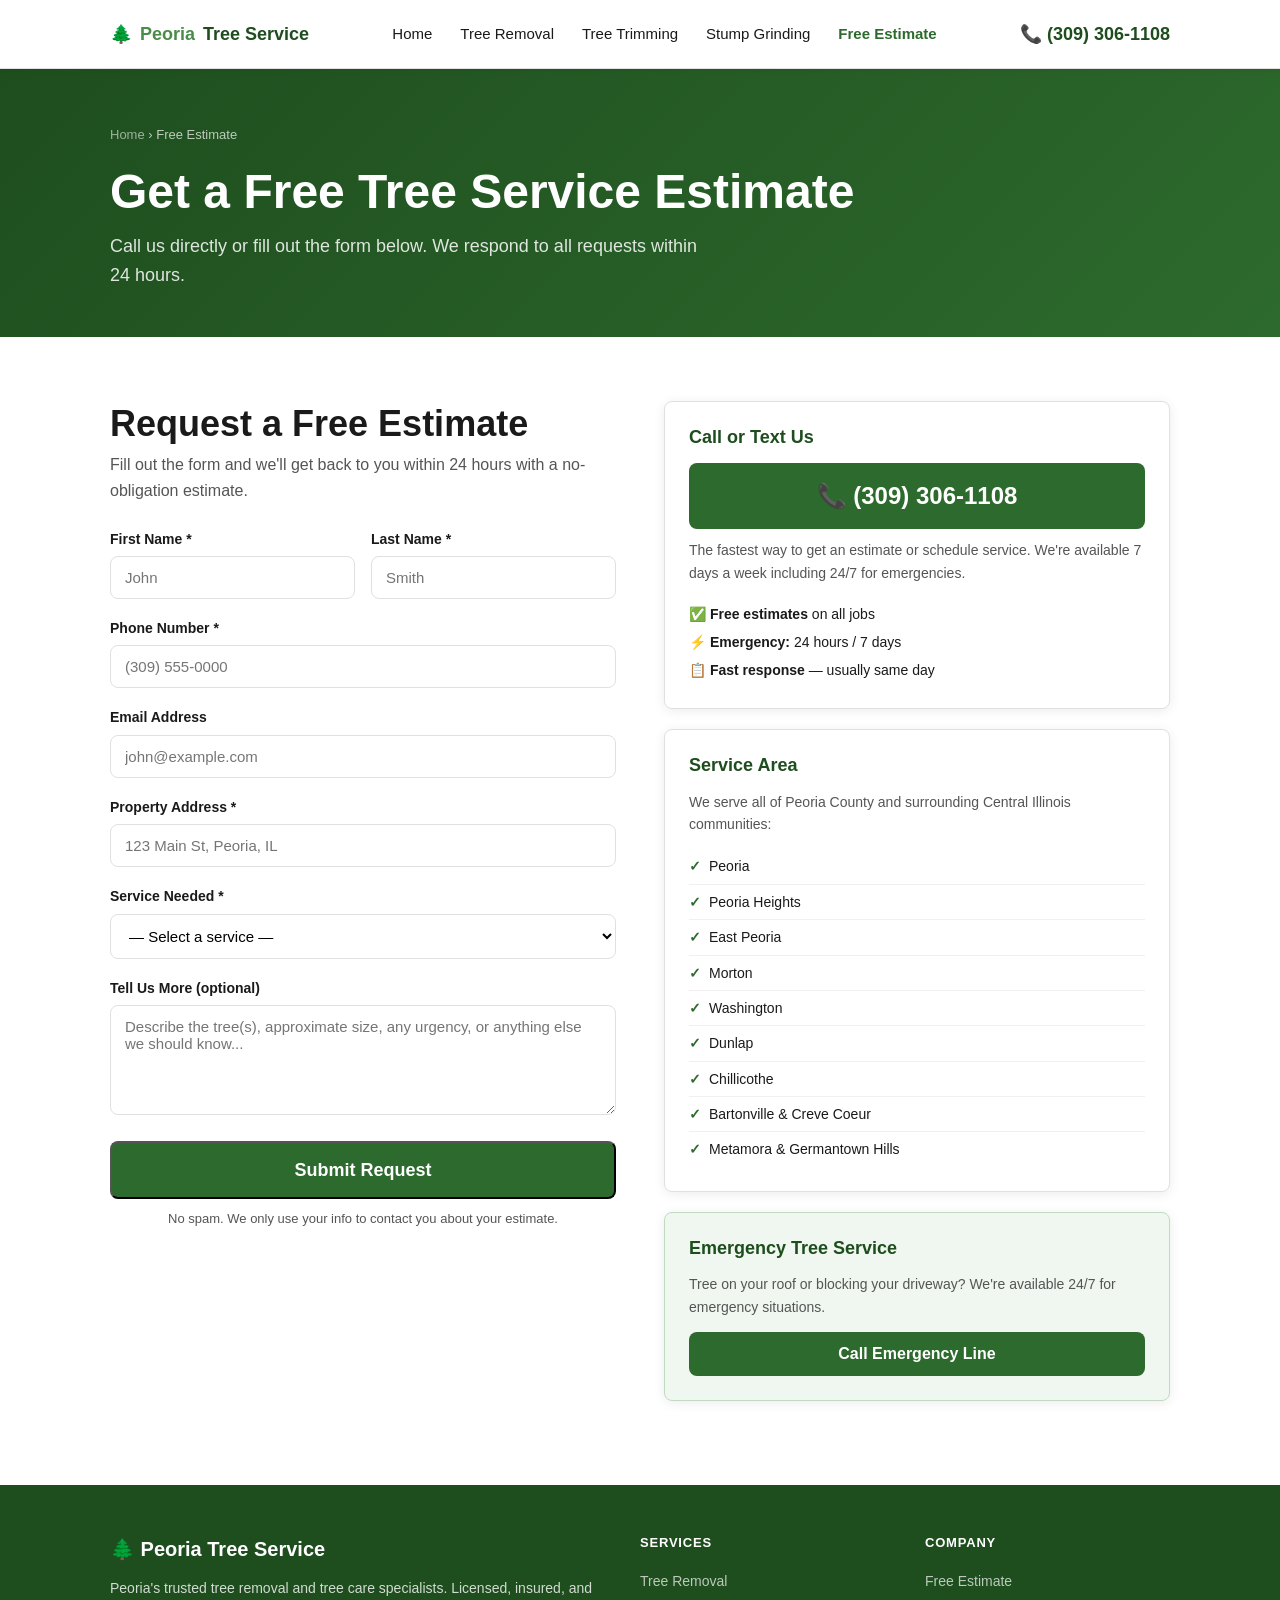
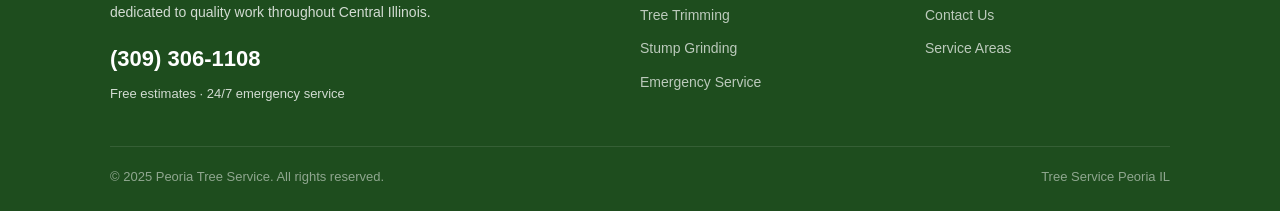
<file: contact.html>
<!DOCTYPE html>
<html lang="en">
<head>
  <meta charset="UTF-8">
  <meta name="viewport" content="width=device-width, initial-scale=1.0">
  <title>Free Tree Service Estimate in Peoria, IL | Contact Us | (309) 306-1108</title>
  <meta name="description" content="Get a free tree service estimate in Peoria, IL. Call (309) 306-1108 or fill out our form. Fast response, no obligation. Tree removal, trimming & stump grinding.">
  <meta name="robots" content="index, follow">
  <link rel="canonical" href="https://www.peoriatreeservicespros.com/contact.html">
  <link rel="stylesheet" href="css/style.css">
</head>
<body>

<nav class="site-nav">
  <div class="container">
    <div class="nav-inner">
      <a href="/" class="nav-logo">🌲 <span>Peoria</span> Tree Service</a>
      <ul class="nav-links">
        <li><a href="/">Home</a></li>
        <li><a href="tree-removal.html">Tree Removal</a></li>
        <li><a href="tree-trimming.html">Tree Trimming</a></li>
        <li><a href="stump-grinding.html">Stump Grinding</a></li>
        <li><a href="contact.html" class="active">Free Estimate</a></li>
      </ul>
      <a href="tel:+13093061108" class="nav-phone nav-cta">📞 (309) 306-1108</a>
      <button class="hamburger" id="hamburger" aria-label="Open menu" aria-expanded="false">
        <span></span><span></span><span></span>
      </button>
    </div>
  </div>
  <div class="mobile-menu" id="mobileMenu">
    <a href="/">Home</a>
    <a href="tree-removal.html">Tree Removal</a>
    <a href="tree-trimming.html">Tree Trimming</a>
    <a href="stump-grinding.html">Stump Grinding</a>
    <a href="contact.html">Free Estimate</a>
    <a href="tel:+13093061108" style="color: var(--green); font-weight: 700;">📞 (309) 306-1108</a>
  </div>
</nav>

<section class="page-hero">
  <div class="container">
    <div class="breadcrumb"><a href="/">Home</a> › Free Estimate</div>
    <h1>Get a Free Tree Service Estimate</h1>
    <p>Call us directly or fill out the form below. We respond to all requests within 24 hours.</p>
  </div>
</section>

<section class="section">
  <div class="container">
    <div class="contact-grid">

      <!-- FORM -->
      <div>
        <h2 style="margin-bottom:6px;">Request a Free Estimate</h2>
        <p style="color:var(--text-muted); margin-bottom:24px;">Fill out the form and we'll get back to you within 24 hours with a no-obligation estimate.</p>

        <form id="estimateForm" action="https://api.web3forms.com/submit" method="POST" novalidate>
          <input type="hidden" name="access_key" value="577ed68b-9182-420a-8c75-c1cfd213e0cb">
          <input type="hidden" name="subject" value="New Estimate Request — Peoria Tree Service">
          <input type="hidden" name="redirect" value="https://peoriatreeservicespros.com/contact.html?success=true">
          <input type="checkbox" name="botcheck" style="display:none" aria-hidden="true">
          <div style="display:grid; grid-template-columns:1fr 1fr; gap:16px;">
            <div class="form-group">
              <label for="firstName">First Name *</label>
              <input type="text" id="firstName" name="firstName" required placeholder="John">
            </div>
            <div class="form-group">
              <label for="lastName">Last Name *</label>
              <input type="text" id="lastName" name="lastName" required placeholder="Smith">
            </div>
          </div>
          <div class="form-group">
            <label for="phone">Phone Number *</label>
            <input type="tel" id="phone" name="phone" required placeholder="(309) 555-0000">
          </div>
          <div class="form-group">
            <label for="email">Email Address</label>
            <input type="email" id="email" name="email" placeholder="john@example.com">
          </div>
          <div class="form-group">
            <label for="address">Property Address *</label>
            <input type="text" id="address" name="address" required placeholder="123 Main St, Peoria, IL">
          </div>
          <div class="form-group">
            <label for="service">Service Needed *</label>
            <select id="service" name="service" required>
              <option value="">— Select a service —</option>
              <option value="tree-removal">Tree Removal</option>
              <option value="tree-trimming">Tree Trimming / Pruning</option>
              <option value="stump-grinding">Stump Grinding</option>
              <option value="emergency">Emergency Tree Service</option>
              <option value="land-clearing">Land Clearing</option>
              <option value="multiple">Multiple Services</option>
              <option value="other">Other / Not Sure</option>
            </select>
          </div>
          <div class="form-group">
            <label for="message">Tell Us More (optional)</label>
            <textarea id="message" name="message" placeholder="Describe the tree(s), approximate size, any urgency, or anything else we should know..."></textarea>
          </div>
          <button type="submit" class="btn btn-primary btn-lg" style="width:100%;">Submit Request</button>
          <p style="font-size:13px; color:var(--text-muted); margin-top:10px; text-align:center;">No spam. We only use your info to contact you about your estimate.</p>
        </form>

        <div id="formSuccess" style="display:none; background:var(--green-bg); border:1px solid var(--green); border-radius:8px; padding:24px; text-align:center; margin-top:16px;">
          <div style="font-size:40px; margin-bottom:8px;">✅</div>
          <h3 style="color:var(--green-dark); margin-bottom:6px;">Request Received!</h3>
          <p style="color:var(--text-muted);">We'll be in touch within 24 hours. For urgent needs, call us directly at <a href="tel:+13093061108">(309) 306-1108</a>.</p>
        </div>
      </div>

      <!-- CONTACT INFO -->
      <div>
        <div class="sidebar-card">
          <h3>Call or Text Us</h3>
          <a href="tel:+13093061108" class="big-phone-link" style="font-size:24px;">📞 (309) 306-1108</a>
          <p style="font-size:14px; color:var(--text-muted); margin-bottom:16px;">The fastest way to get an estimate or schedule service. We're available 7 days a week including 24/7 for emergencies.</p>
          <div style="font-size:14px; line-height:2;">
            <div>✅ <strong>Free estimates</strong> on all jobs</div>
            <div>⚡ <strong>Emergency:</strong> 24 hours / 7 days</div>
            <div>📋 <strong>Fast response</strong> — usually same day</div>
          </div>
        </div>

        <div class="sidebar-card">
          <h3>Service Area</h3>
          <p style="font-size:14px; color:var(--text-muted); margin-bottom:14px;">We serve all of Peoria County and surrounding Central Illinois communities:</p>
          <ul class="checklist">
            <li>Peoria</li>
            <li>Peoria Heights</li>
            <li>East Peoria</li>
            <li>Morton</li>
            <li>Washington</li>
            <li>Dunlap</li>
            <li>Chillicothe</li>
            <li>Bartonville &amp; Creve Coeur</li>
            <li>Metamora &amp; Germantown Hills</li>
          </ul>
        </div>

        <div class="sidebar-card" style="background:var(--green-bg); border:1px solid #c0dbc0;">
          <h3 style="color:var(--green-dark);">Emergency Tree Service</h3>
          <p style="font-size:14px; color:var(--text-muted); margin-bottom:14px;">Tree on your roof or blocking your driveway? We're available 24/7 for emergency situations.</p>
          <a href="tel:+13093061108" class="btn btn-primary" style="width:100%; text-align:center; display:block;">Call Emergency Line</a>
        </div>
      </div>
    </div>
  </div>
</section>

<footer class="site-footer">
  <div class="container">
    <div class="footer-grid">
      <div>
        <div class="footer-brand">🌲 Peoria Tree Service</div>
        <p class="footer-desc">Peoria's trusted tree removal and tree care specialists. Licensed, insured, and dedicated to quality work throughout Central Illinois.</p>
        <a href="tel:+13093061108" class="footer-phone">(309) 306-1108</a>
        <span style="font-size:13px;">Free estimates · 24/7 emergency service</span>
      </div>
      <div>
        <div class="footer-h">Services</div>
        <ul class="footer-links">
          <li><a href="tree-removal.html">Tree Removal</a></li>
          <li><a href="tree-trimming.html">Tree Trimming</a></li>
          <li><a href="stump-grinding.html">Stump Grinding</a></li>
          <li><a href="contact.html">Emergency Service</a></li>
        </ul>
      </div>
      <div>
        <div class="footer-h">Company</div>
        <ul class="footer-links">
          <li><a href="contact.html">Free Estimate</a></li>
          <li><a href="contact.html">Contact Us</a></li>
          <li><a href="/">Service Areas</a></li>
        </ul>
      </div>
    </div>
    <div class="footer-bottom">
      <span>© 2025 Peoria Tree Service. All rights reserved.</span>
      <span>Tree Service Peoria IL</span>
    </div>
  </div>
</footer>

<script>
  const btn = document.getElementById('hamburger');
  const menu = document.getElementById('mobileMenu');
  btn.addEventListener('click', () => {
    const open = menu.classList.toggle('open');
    btn.setAttribute('aria-expanded', open);
  });

  // Netlify Forms handles submission — show success message after POST
  const params = new URLSearchParams(window.location.search);
  if (params.get('success') === 'true') {
    document.getElementById('estimateForm').style.display = 'none';
    document.getElementById('formSuccess').style.display = 'block';
  }
</script>
</body>
</html>
</file>
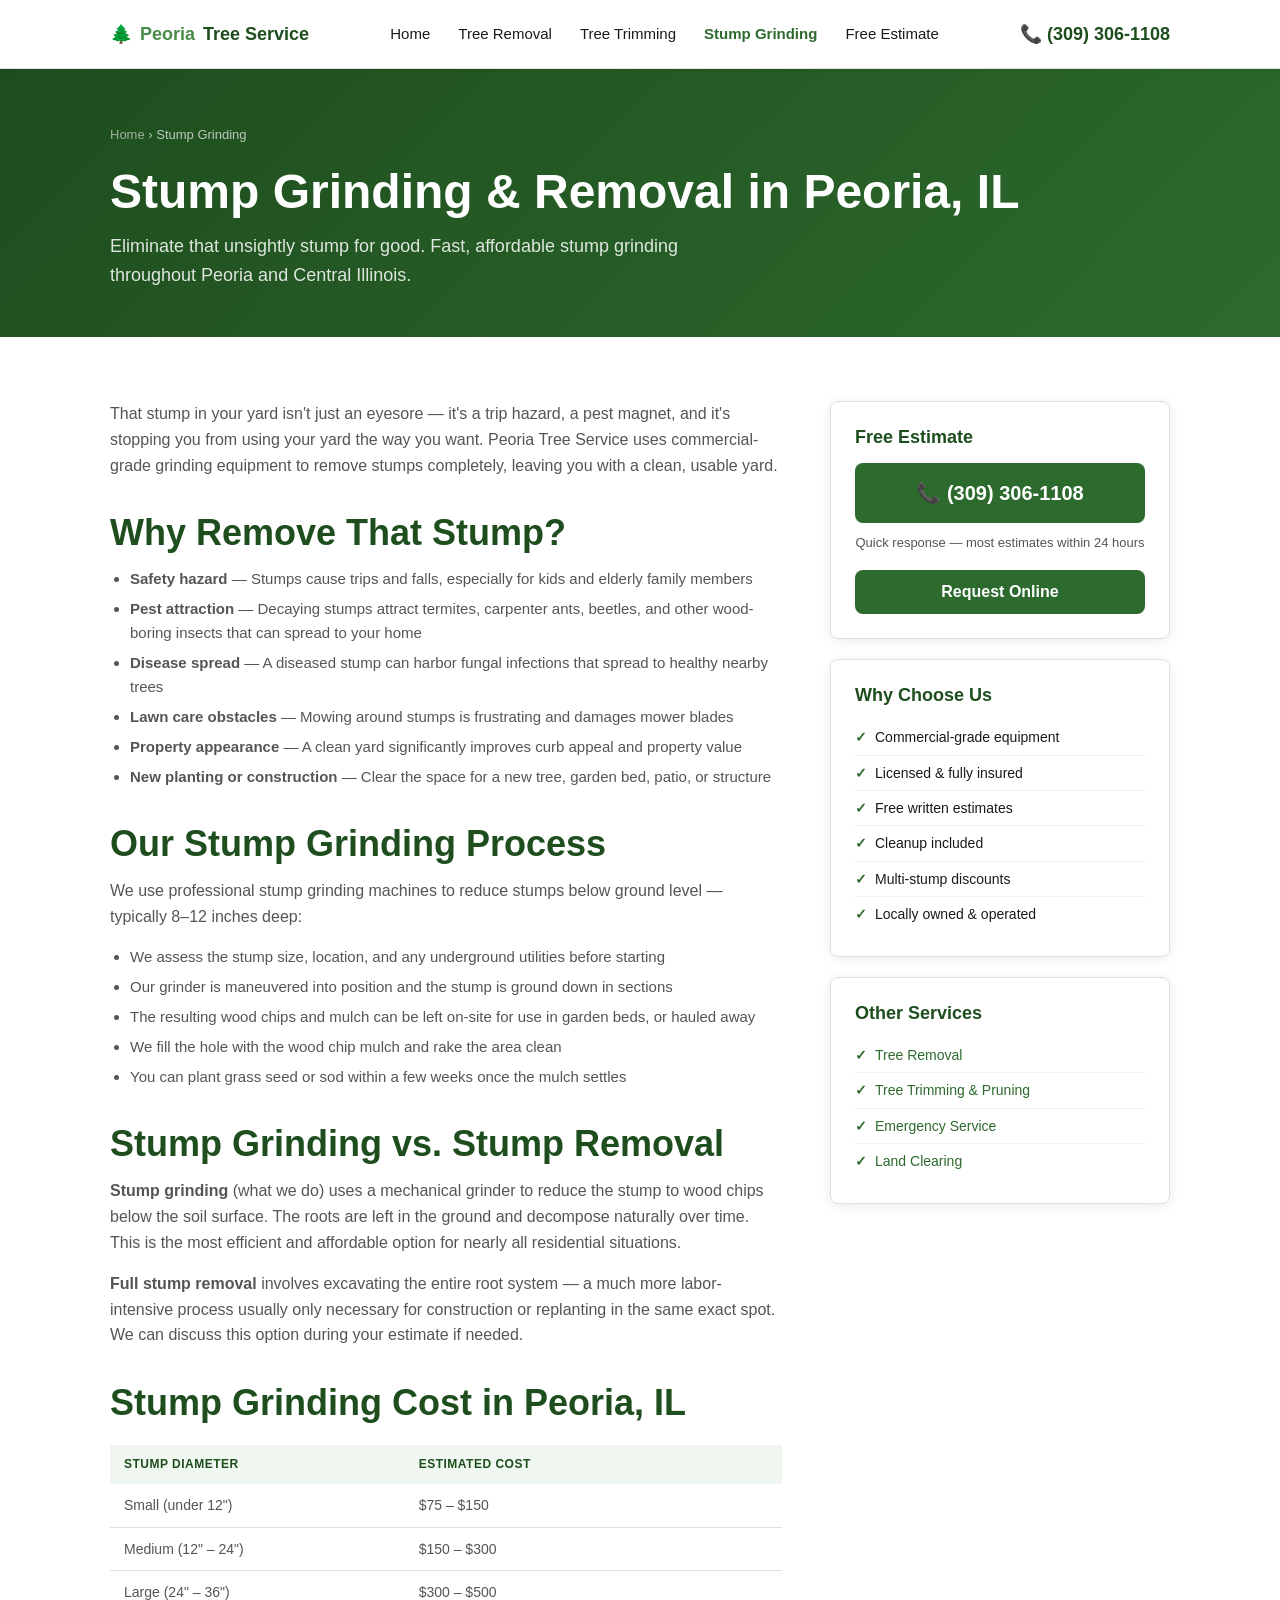
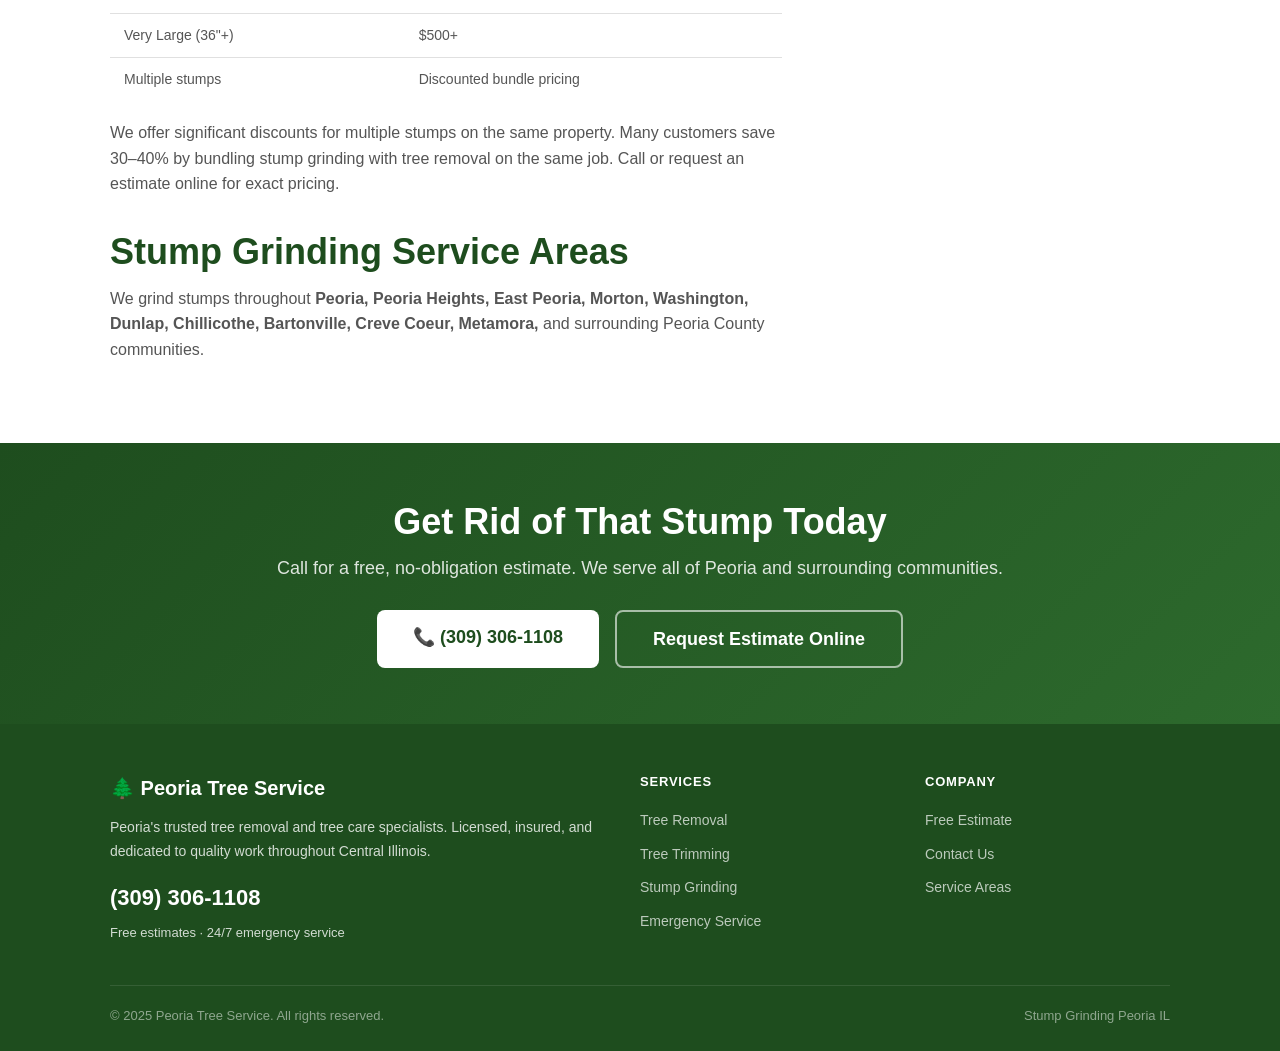
<file: stump-grinding.html>
<!DOCTYPE html>
<html lang="en">
<head>
  <meta charset="UTF-8">
  <meta name="viewport" content="width=device-width, initial-scale=1.0">
  <title>Stump Grinding in Peoria, IL | Stump Removal | (309) 306-1108</title>
  <meta name="description" content="Professional stump grinding and stump removal in Peoria, IL. Fast, affordable, and thorough. Free estimates. Licensed & insured. Call (309) 306-1108.">
  <meta name="robots" content="index, follow">
  <link rel="canonical" href="https://www.peoriatreeservicespros.com/stump-grinding.html">

  <script type="application/ld+json">
  {
    "@context": "https://schema.org",
    "@type": "Service",
    "name": "Stump Grinding in Peoria IL",
    "description": "Professional stump grinding and removal in Peoria, IL. Eliminates stumps completely using commercial grinding equipment.",
    "provider": {
      "@type": "LocalBusiness",
      "name": "Peoria Tree Service",
      "telephone": "+13093061108",
      "address": {
        "@type": "PostalAddress",
        "addressLocality": "Peoria",
        "addressRegion": "IL",
        "addressCountry": "US"
      }
    },
    "areaServed": "Peoria, IL"
  }
  </script>

  <link rel="stylesheet" href="css/style.css">
</head>
<body>

<nav class="site-nav">
  <div class="container">
    <div class="nav-inner">
      <a href="/" class="nav-logo">🌲 <span>Peoria</span> Tree Service</a>
      <ul class="nav-links">
        <li><a href="/">Home</a></li>
        <li><a href="tree-removal.html">Tree Removal</a></li>
        <li><a href="tree-trimming.html">Tree Trimming</a></li>
        <li><a href="stump-grinding.html" class="active">Stump Grinding</a></li>
        <li><a href="contact.html">Free Estimate</a></li>
      </ul>
      <a href="tel:+13093061108" class="nav-phone nav-cta">📞 (309) 306-1108</a>
      <button class="hamburger" id="hamburger" aria-label="Open menu" aria-expanded="false">
        <span></span><span></span><span></span>
      </button>
    </div>
  </div>
  <div class="mobile-menu" id="mobileMenu">
    <a href="/">Home</a>
    <a href="tree-removal.html">Tree Removal</a>
    <a href="tree-trimming.html">Tree Trimming</a>
    <a href="stump-grinding.html">Stump Grinding</a>
    <a href="contact.html">Free Estimate</a>
    <a href="tel:+13093061108" style="color: var(--green); font-weight: 700;">📞 (309) 306-1108</a>
  </div>
</nav>

<section class="page-hero">
  <div class="container">
    <div class="breadcrumb"><a href="/">Home</a> › Stump Grinding</div>
    <h1>Stump Grinding &amp; Removal in Peoria, IL</h1>
    <p>Eliminate that unsightly stump for good. Fast, affordable stump grinding throughout Peoria and Central Illinois.</p>
  </div>
</section>

<section class="section">
  <div class="container">
    <div class="content-grid">
      <div class="content-body">

        <p>That stump in your yard isn't just an eyesore — it's a trip hazard, a pest magnet, and it's stopping you from using your yard the way you want. Peoria Tree Service uses commercial-grade grinding equipment to remove stumps completely, leaving you with a clean, usable yard.</p>

        <h2>Why Remove That Stump?</h2>
        <ul>
          <li><strong>Safety hazard</strong> — Stumps cause trips and falls, especially for kids and elderly family members</li>
          <li><strong>Pest attraction</strong> — Decaying stumps attract termites, carpenter ants, beetles, and other wood-boring insects that can spread to your home</li>
          <li><strong>Disease spread</strong> — A diseased stump can harbor fungal infections that spread to healthy nearby trees</li>
          <li><strong>Lawn care obstacles</strong> — Mowing around stumps is frustrating and damages mower blades</li>
          <li><strong>Property appearance</strong> — A clean yard significantly improves curb appeal and property value</li>
          <li><strong>New planting or construction</strong> — Clear the space for a new tree, garden bed, patio, or structure</li>
        </ul>

        <h2>Our Stump Grinding Process</h2>
        <p>We use professional stump grinding machines to reduce stumps below ground level — typically 8–12 inches deep:</p>
        <ul>
          <li>We assess the stump size, location, and any underground utilities before starting</li>
          <li>Our grinder is maneuvered into position and the stump is ground down in sections</li>
          <li>The resulting wood chips and mulch can be left on-site for use in garden beds, or hauled away</li>
          <li>We fill the hole with the wood chip mulch and rake the area clean</li>
          <li>You can plant grass seed or sod within a few weeks once the mulch settles</li>
        </ul>

        <h2>Stump Grinding vs. Stump Removal</h2>
        <p><strong>Stump grinding</strong> (what we do) uses a mechanical grinder to reduce the stump to wood chips below the soil surface. The roots are left in the ground and decompose naturally over time. This is the most efficient and affordable option for nearly all residential situations.</p>
        <p><strong>Full stump removal</strong> involves excavating the entire root system — a much more labor-intensive process usually only necessary for construction or replanting in the same exact spot. We can discuss this option during your estimate if needed.</p>

        <h2>Stump Grinding Cost in Peoria, IL</h2>
        <table class="price-table">
          <thead>
            <tr><th>Stump Diameter</th><th>Estimated Cost</th></tr>
          </thead>
          <tbody>
            <tr><td>Small (under 12")</td><td>$75 – $150</td></tr>
            <tr><td>Medium (12" – 24")</td><td>$150 – $300</td></tr>
            <tr><td>Large (24" – 36")</td><td>$300 – $500</td></tr>
            <tr><td>Very Large (36"+)</td><td>$500+</td></tr>
            <tr><td>Multiple stumps</td><td>Discounted bundle pricing</td></tr>
          </tbody>
        </table>
        <p>We offer significant discounts for multiple stumps on the same property. Many customers save 30–40% by bundling stump grinding with tree removal on the same job. Call or request an estimate online for exact pricing.</p>

        <h2>Stump Grinding Service Areas</h2>
        <p>We grind stumps throughout <strong>Peoria, Peoria Heights, East Peoria, Morton, Washington, Dunlap, Chillicothe, Bartonville, Creve Coeur, Metamora,</strong> and surrounding Peoria County communities.</p>

      </div>

      <div>
        <div class="sidebar-card">
          <h3>Free Estimate</h3>
          <a href="tel:+13093061108" class="big-phone-link">📞 (309) 306-1108</a>
          <p class="sidebar-note">Quick response — most estimates within 24 hours</p>
          <a href="contact.html" class="btn btn-primary" style="width:100%; text-align:center; display:block;">Request Online</a>
        </div>
        <div class="sidebar-card">
          <h3>Why Choose Us</h3>
          <ul class="checklist">
            <li>Commercial-grade equipment</li>
            <li>Licensed &amp; fully insured</li>
            <li>Free written estimates</li>
            <li>Cleanup included</li>
            <li>Multi-stump discounts</li>
            <li>Locally owned &amp; operated</li>
          </ul>
        </div>
        <div class="sidebar-card">
          <h3>Other Services</h3>
          <ul class="checklist">
            <li><a href="tree-removal.html">Tree Removal</a></li>
            <li><a href="tree-trimming.html">Tree Trimming &amp; Pruning</a></li>
            <li><a href="contact.html">Emergency Service</a></li>
            <li><a href="contact.html">Land Clearing</a></li>
          </ul>
        </div>
      </div>
    </div>
  </div>
</section>

<section class="cta-band">
  <div class="container">
    <h2>Get Rid of That Stump Today</h2>
    <p>Call for a free, no-obligation estimate. We serve all of Peoria and surrounding communities.</p>
    <div class="cta-actions">
      <a href="tel:+13093061108" class="btn btn-white btn-lg">📞 (309) 306-1108</a>
      <a href="contact.html" class="btn btn-outline btn-lg" style="color:white; border-color:rgba(255,255,255,0.6);">Request Estimate Online</a>
    </div>
  </div>
</section>

<footer class="site-footer">
  <div class="container">
    <div class="footer-grid">
      <div>
        <div class="footer-brand">🌲 Peoria Tree Service</div>
        <p class="footer-desc">Peoria's trusted tree removal and tree care specialists. Licensed, insured, and dedicated to quality work throughout Central Illinois.</p>
        <a href="tel:+13093061108" class="footer-phone">(309) 306-1108</a>
        <span style="font-size:13px;">Free estimates · 24/7 emergency service</span>
      </div>
      <div>
        <div class="footer-h">Services</div>
        <ul class="footer-links">
          <li><a href="tree-removal.html">Tree Removal</a></li>
          <li><a href="tree-trimming.html">Tree Trimming</a></li>
          <li><a href="stump-grinding.html">Stump Grinding</a></li>
          <li><a href="contact.html">Emergency Service</a></li>
        </ul>
      </div>
      <div>
        <div class="footer-h">Company</div>
        <ul class="footer-links">
          <li><a href="contact.html">Free Estimate</a></li>
          <li><a href="contact.html">Contact Us</a></li>
          <li><a href="/">Service Areas</a></li>
        </ul>
      </div>
    </div>
    <div class="footer-bottom">
      <span>© 2025 Peoria Tree Service. All rights reserved.</span>
      <span>Stump Grinding Peoria IL</span>
    </div>
  </div>
</footer>

<script>
  const btn = document.getElementById('hamburger');
  const menu = document.getElementById('mobileMenu');
  btn.addEventListener('click', () => {
    const open = menu.classList.toggle('open');
    btn.setAttribute('aria-expanded', open);
  });
</script>
</body>
</html>
</file>
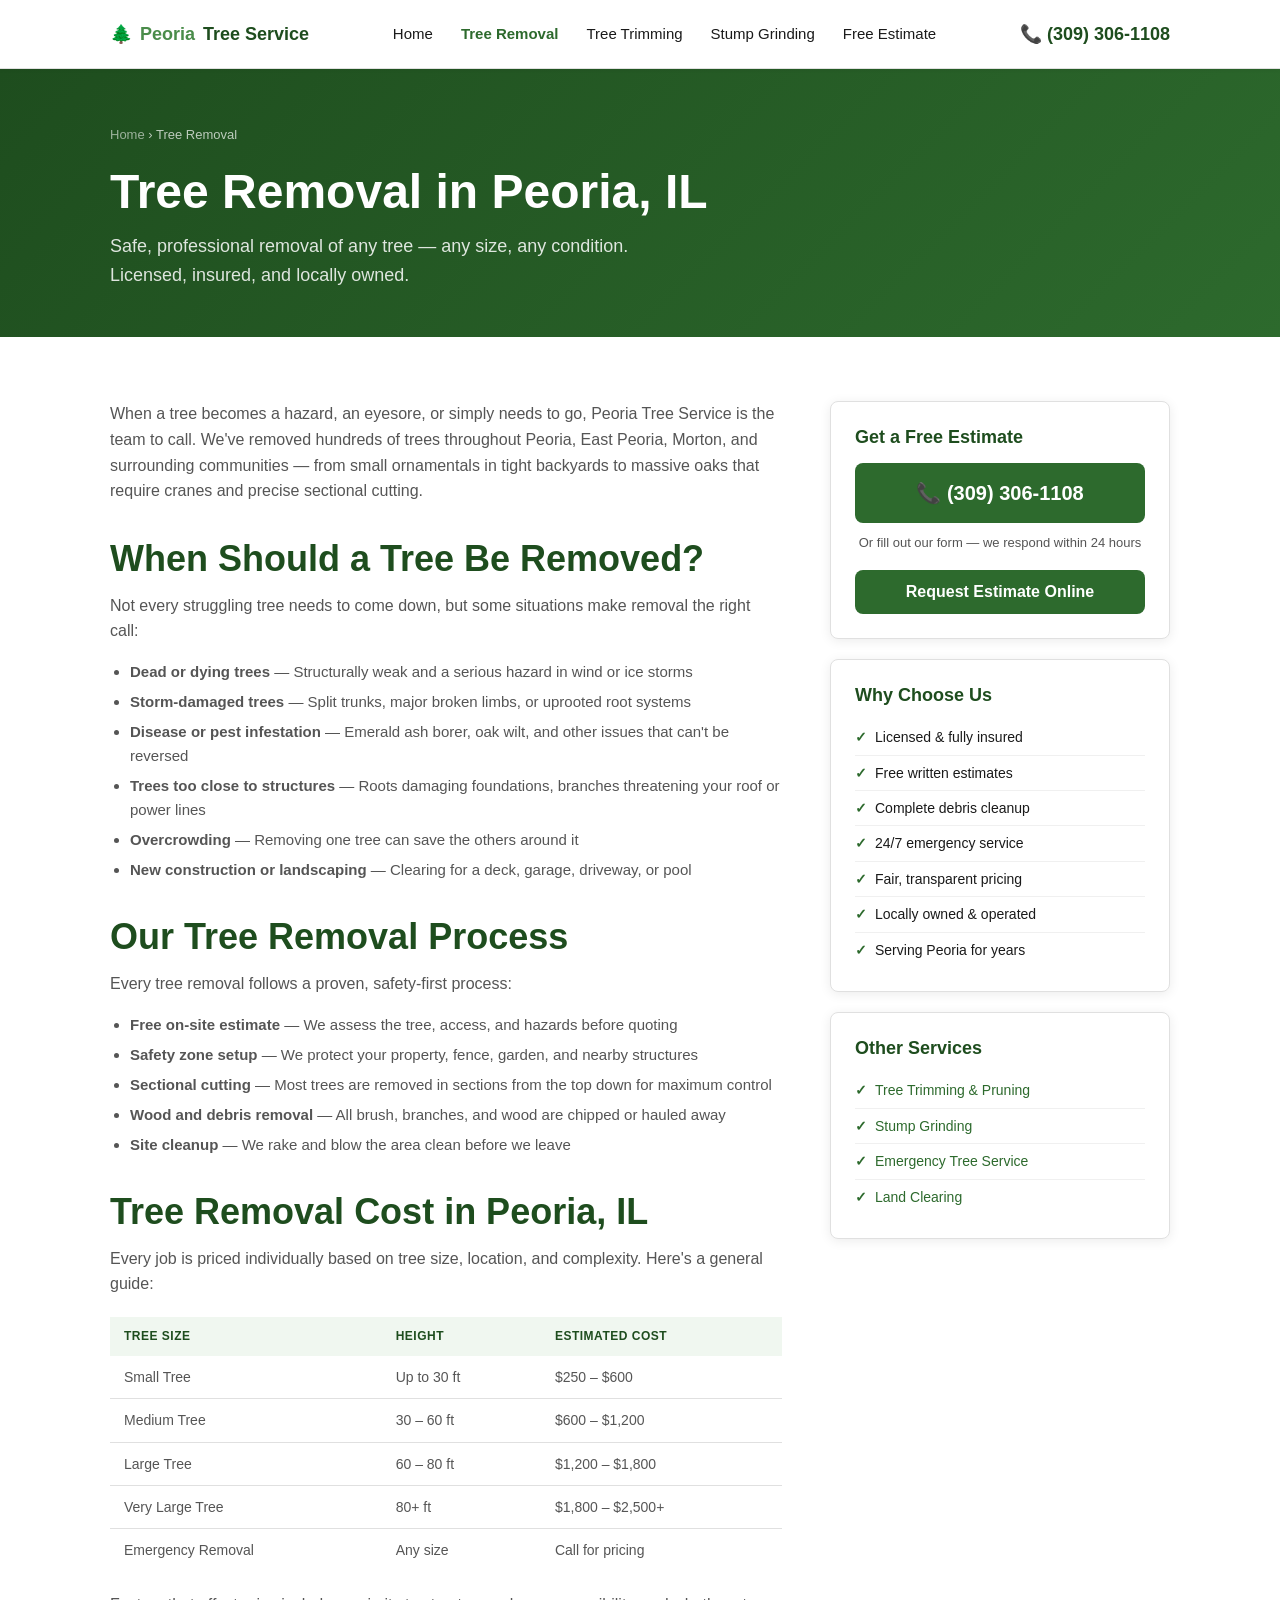
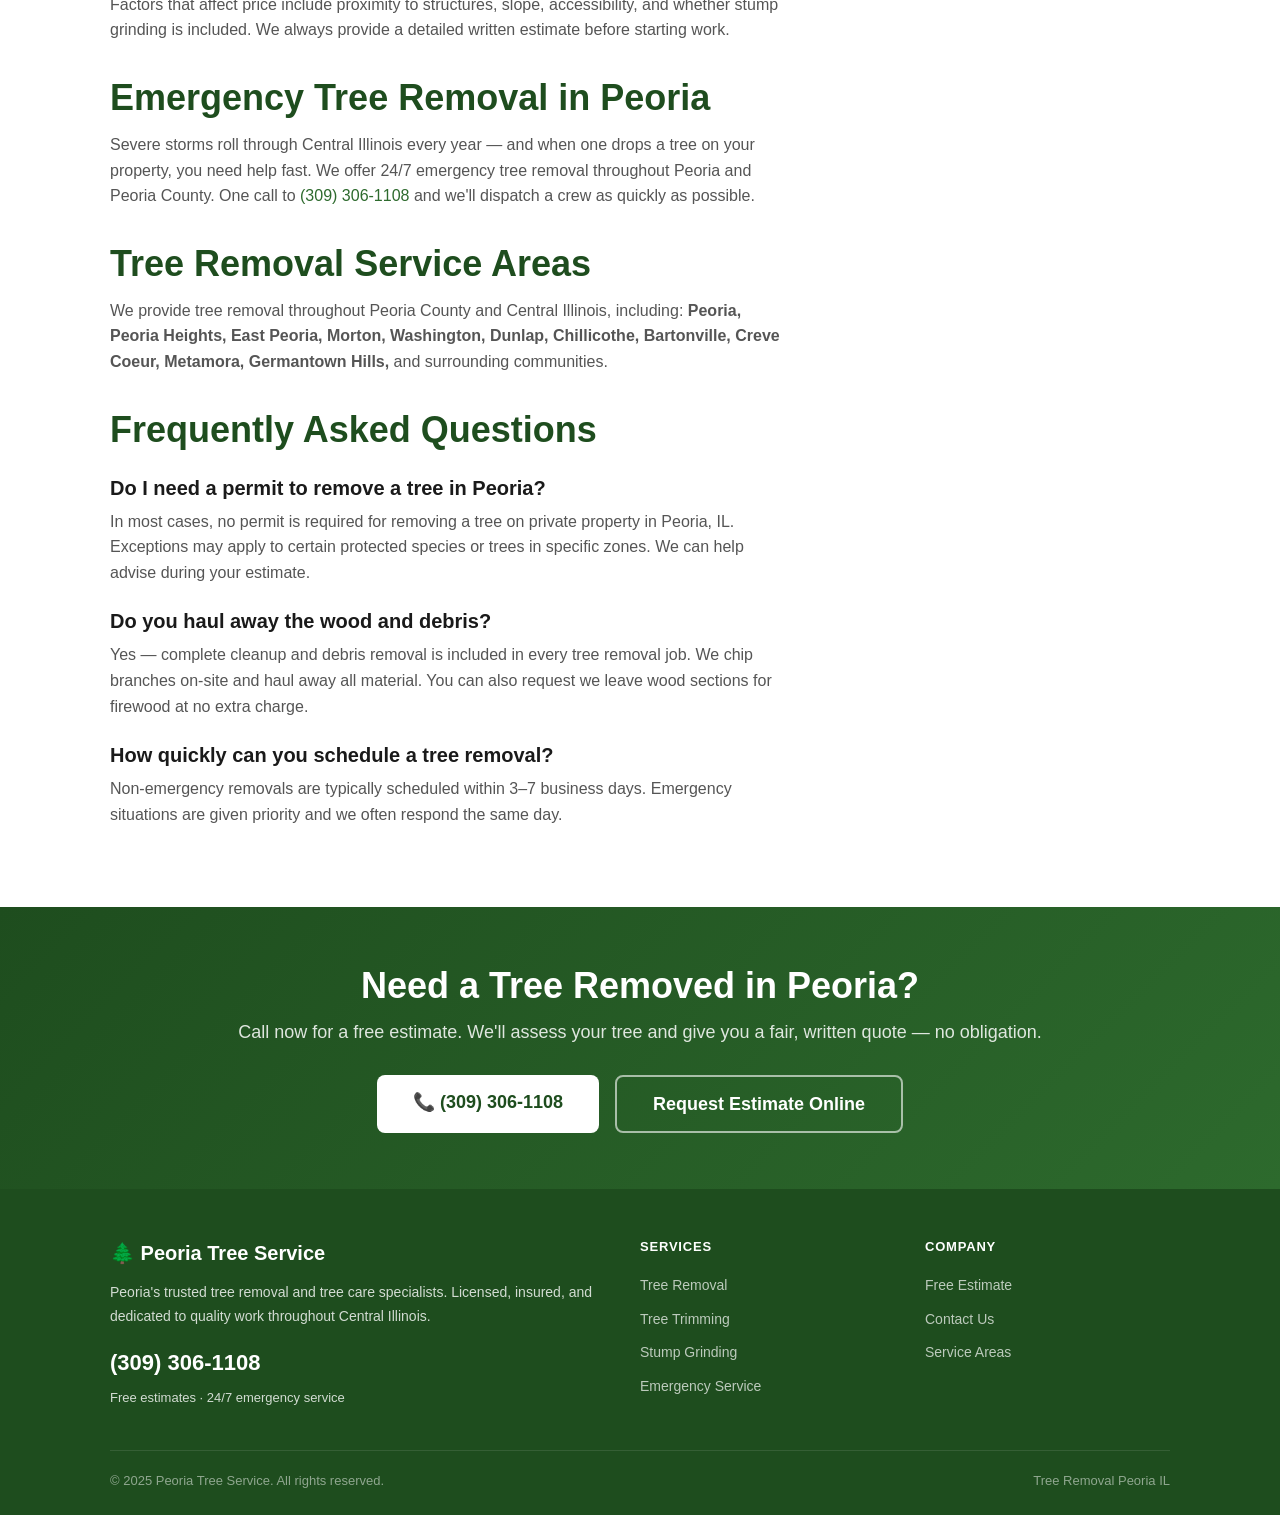
<file: tree-removal.html>
<!DOCTYPE html>
<html lang="en">
<head>
  <meta charset="UTF-8">
  <meta name="viewport" content="width=device-width, initial-scale=1.0">
  <title>Tree Removal in Peoria, IL | Licensed & Insured | (309) 306-1108</title>
  <meta name="description" content="Professional tree removal in Peoria, IL. We safely remove dead, damaged, and hazardous trees of any size. Licensed, insured, free estimates. Call (309) 306-1108.">
  <meta name="robots" content="index, follow">
  <link rel="canonical" href="https://www.peoriatreeservicespros.com/tree-removal.html">

  <script type="application/ld+json">
  {
    "@context": "https://schema.org",
    "@type": "Service",
    "name": "Tree Removal in Peoria IL",
    "description": "Professional tree removal service in Peoria, IL. Safe removal of dead, diseased, and hazardous trees of all sizes.",
    "provider": {
      "@type": "LocalBusiness",
      "name": "Peoria Tree Service",
      "telephone": "+13093061108",
      "address": {
        "@type": "PostalAddress",
        "addressLocality": "Peoria",
        "addressRegion": "IL",
        "addressCountry": "US"
      }
    },
    "areaServed": "Peoria, IL",
    "offers": {
      "@type": "Offer",
      "description": "Free estimates on all tree removal jobs"
    }
  }
  </script>

  <!-- FAQ Schema -->
  <script type="application/ld+json">
  {
    "@context": "https://schema.org",
    "@type": "FAQPage",
    "mainEntity": [
      {
        "@type": "Question",
        "name": "How much does tree removal cost in Peoria, IL?",
        "acceptedAnswer": {
          "@type": "Answer",
          "text": "Tree removal in Peoria typically costs between $300 and $2,500 depending on the size, location, and condition of the tree. Small trees under 30 feet average $250–$500. Large trees over 60 feet average $1,000–$2,500. We provide free written estimates for every job."
        }
      },
      {
        "@type": "Question",
        "name": "Do I need a permit to remove a tree in Peoria, IL?",
        "acceptedAnswer": {
          "@type": "Answer",
          "text": "In most cases, permits are not required for removing trees on private property in Peoria. However, some protected species and trees in certain zones may require city approval. We can advise you during your free estimate."
        }
      },
      {
        "@type": "Question",
        "name": "How long does tree removal take?",
        "acceptedAnswer": {
          "@type": "Answer",
          "text": "Most residential tree removals in Peoria take between 2 and 8 hours. Large trees or tight access situations may take a full day. We'll give you a time estimate before we start."
        }
      }
    ]
  }
  </script>

  <link rel="stylesheet" href="css/style.css">
</head>
<body>

<!-- NAV -->
<nav class="site-nav">
  <div class="container">
    <div class="nav-inner">
      <a href="/" class="nav-logo">🌲 <span>Peoria</span> Tree Service</a>
      <ul class="nav-links">
        <li><a href="/">Home</a></li>
        <li><a href="tree-removal.html" class="active">Tree Removal</a></li>
        <li><a href="tree-trimming.html">Tree Trimming</a></li>
        <li><a href="stump-grinding.html">Stump Grinding</a></li>
        <li><a href="contact.html">Free Estimate</a></li>
      </ul>
      <a href="tel:+13093061108" class="nav-phone nav-cta">📞 (309) 306-1108</a>
      <button class="hamburger" id="hamburger" aria-label="Open menu" aria-expanded="false">
        <span></span><span></span><span></span>
      </button>
    </div>
  </div>
  <div class="mobile-menu" id="mobileMenu">
    <a href="/">Home</a>
    <a href="tree-removal.html">Tree Removal</a>
    <a href="tree-trimming.html">Tree Trimming</a>
    <a href="stump-grinding.html">Stump Grinding</a>
    <a href="contact.html">Free Estimate</a>
    <a href="tel:+13093061108" style="color: var(--green); font-weight: 700;">📞 (309) 306-1108</a>
  </div>
</nav>

<!-- PAGE HERO -->
<section class="page-hero">
  <div class="container">
    <div class="breadcrumb"><a href="/">Home</a> › Tree Removal</div>
    <h1>Tree Removal in Peoria, IL</h1>
    <p>Safe, professional removal of any tree — any size, any condition. Licensed, insured, and locally owned.</p>
  </div>
</section>

<!-- CONTENT -->
<section class="section">
  <div class="container">
    <div class="content-grid">
      <div class="content-body">

        <p>When a tree becomes a hazard, an eyesore, or simply needs to go, Peoria Tree Service is the team to call. We've removed hundreds of trees throughout Peoria, East Peoria, Morton, and surrounding communities — from small ornamentals in tight backyards to massive oaks that require cranes and precise sectional cutting.</p>

        <h2>When Should a Tree Be Removed?</h2>
        <p>Not every struggling tree needs to come down, but some situations make removal the right call:</p>
        <ul>
          <li><strong>Dead or dying trees</strong> — Structurally weak and a serious hazard in wind or ice storms</li>
          <li><strong>Storm-damaged trees</strong> — Split trunks, major broken limbs, or uprooted root systems</li>
          <li><strong>Disease or pest infestation</strong> — Emerald ash borer, oak wilt, and other issues that can't be reversed</li>
          <li><strong>Trees too close to structures</strong> — Roots damaging foundations, branches threatening your roof or power lines</li>
          <li><strong>Overcrowding</strong> — Removing one tree can save the others around it</li>
          <li><strong>New construction or landscaping</strong> — Clearing for a deck, garage, driveway, or pool</li>
        </ul>

        <h2>Our Tree Removal Process</h2>
        <p>Every tree removal follows a proven, safety-first process:</p>
        <ul>
          <li><strong>Free on-site estimate</strong> — We assess the tree, access, and hazards before quoting</li>
          <li><strong>Safety zone setup</strong> — We protect your property, fence, garden, and nearby structures</li>
          <li><strong>Sectional cutting</strong> — Most trees are removed in sections from the top down for maximum control</li>
          <li><strong>Wood and debris removal</strong> — All brush, branches, and wood are chipped or hauled away</li>
          <li><strong>Site cleanup</strong> — We rake and blow the area clean before we leave</li>
        </ul>

        <h2>Tree Removal Cost in Peoria, IL</h2>
        <p>Every job is priced individually based on tree size, location, and complexity. Here's a general guide:</p>

        <table class="price-table">
          <thead>
            <tr><th>Tree Size</th><th>Height</th><th>Estimated Cost</th></tr>
          </thead>
          <tbody>
            <tr><td>Small Tree</td><td>Up to 30 ft</td><td>$250 – $600</td></tr>
            <tr><td>Medium Tree</td><td>30 – 60 ft</td><td>$600 – $1,200</td></tr>
            <tr><td>Large Tree</td><td>60 – 80 ft</td><td>$1,200 – $1,800</td></tr>
            <tr><td>Very Large Tree</td><td>80+ ft</td><td>$1,800 – $2,500+</td></tr>
            <tr><td>Emergency Removal</td><td>Any size</td><td>Call for pricing</td></tr>
          </tbody>
        </table>
        <p>Factors that affect price include proximity to structures, slope, accessibility, and whether stump grinding is included. We always provide a detailed written estimate before starting work.</p>

        <h2>Emergency Tree Removal in Peoria</h2>
        <p>Severe storms roll through Central Illinois every year — and when one drops a tree on your property, you need help fast. We offer 24/7 emergency tree removal throughout Peoria and Peoria County. One call to <a href="tel:+13093061108">(309) 306-1108</a> and we'll dispatch a crew as quickly as possible.</p>

        <h2>Tree Removal Service Areas</h2>
        <p>We provide tree removal throughout Peoria County and Central Illinois, including: <strong>Peoria, Peoria Heights, East Peoria, Morton, Washington, Dunlap, Chillicothe, Bartonville, Creve Coeur, Metamora, Germantown Hills,</strong> and surrounding communities.</p>

        <h2>Frequently Asked Questions</h2>

        <h3>Do I need a permit to remove a tree in Peoria?</h3>
        <p>In most cases, no permit is required for removing a tree on private property in Peoria, IL. Exceptions may apply to certain protected species or trees in specific zones. We can help advise during your estimate.</p>

        <h3>Do you haul away the wood and debris?</h3>
        <p>Yes — complete cleanup and debris removal is included in every tree removal job. We chip branches on-site and haul away all material. You can also request we leave wood sections for firewood at no extra charge.</p>

        <h3>How quickly can you schedule a tree removal?</h3>
        <p>Non-emergency removals are typically scheduled within 3–7 business days. Emergency situations are given priority and we often respond the same day.</p>

      </div>

      <!-- SIDEBAR -->
      <div>
        <div class="sidebar-card">
          <h3>Get a Free Estimate</h3>
          <a href="tel:+13093061108" class="big-phone-link">📞 (309) 306-1108</a>
          <p class="sidebar-note">Or fill out our form — we respond within 24 hours</p>
          <a href="contact.html" class="btn btn-primary" style="width:100%; text-align:center; display:block;">Request Estimate Online</a>
        </div>

        <div class="sidebar-card">
          <h3>Why Choose Us</h3>
          <ul class="checklist">
            <li>Licensed &amp; fully insured</li>
            <li>Free written estimates</li>
            <li>Complete debris cleanup</li>
            <li>24/7 emergency service</li>
            <li>Fair, transparent pricing</li>
            <li>Locally owned &amp; operated</li>
            <li>Serving Peoria for years</li>
          </ul>
        </div>

        <div class="sidebar-card">
          <h3>Other Services</h3>
          <ul class="checklist">
            <li><a href="tree-trimming.html">Tree Trimming &amp; Pruning</a></li>
            <li><a href="stump-grinding.html">Stump Grinding</a></li>
            <li><a href="contact.html">Emergency Tree Service</a></li>
            <li><a href="contact.html">Land Clearing</a></li>
          </ul>
        </div>
      </div>
    </div>
  </div>
</section>

<!-- CTA -->
<section class="cta-band">
  <div class="container">
    <h2>Need a Tree Removed in Peoria?</h2>
    <p>Call now for a free estimate. We'll assess your tree and give you a fair, written quote — no obligation.</p>
    <div class="cta-actions">
      <a href="tel:+13093061108" class="btn btn-white btn-lg">📞 (309) 306-1108</a>
      <a href="contact.html" class="btn btn-outline btn-lg" style="color:white; border-color:rgba(255,255,255,0.6);">Request Estimate Online</a>
    </div>
  </div>
</section>

<!-- FOOTER -->
<footer class="site-footer">
  <div class="container">
    <div class="footer-grid">
      <div>
        <div class="footer-brand">🌲 Peoria Tree Service</div>
        <p class="footer-desc">Peoria's trusted tree removal and tree care specialists. Licensed, insured, and dedicated to quality work throughout Central Illinois.</p>
        <a href="tel:+13093061108" class="footer-phone">(309) 306-1108</a>
        <span style="font-size:13px;">Free estimates · 24/7 emergency service</span>
      </div>
      <div>
        <div class="footer-h">Services</div>
        <ul class="footer-links">
          <li><a href="tree-removal.html">Tree Removal</a></li>
          <li><a href="tree-trimming.html">Tree Trimming</a></li>
          <li><a href="stump-grinding.html">Stump Grinding</a></li>
          <li><a href="contact.html">Emergency Service</a></li>
        </ul>
      </div>
      <div>
        <div class="footer-h">Company</div>
        <ul class="footer-links">
          <li><a href="contact.html">Free Estimate</a></li>
          <li><a href="contact.html">Contact Us</a></li>
          <li><a href="/">Service Areas</a></li>
        </ul>
      </div>
    </div>
    <div class="footer-bottom">
      <span>© 2025 Peoria Tree Service. All rights reserved.</span>
      <span>Tree Removal Peoria IL</span>
    </div>
  </div>
</footer>

<script>
  const btn = document.getElementById('hamburger');
  const menu = document.getElementById('mobileMenu');
  btn.addEventListener('click', () => {
    const open = menu.classList.toggle('open');
    btn.setAttribute('aria-expanded', open);
  });
</script>
</body>
</html>
</file>
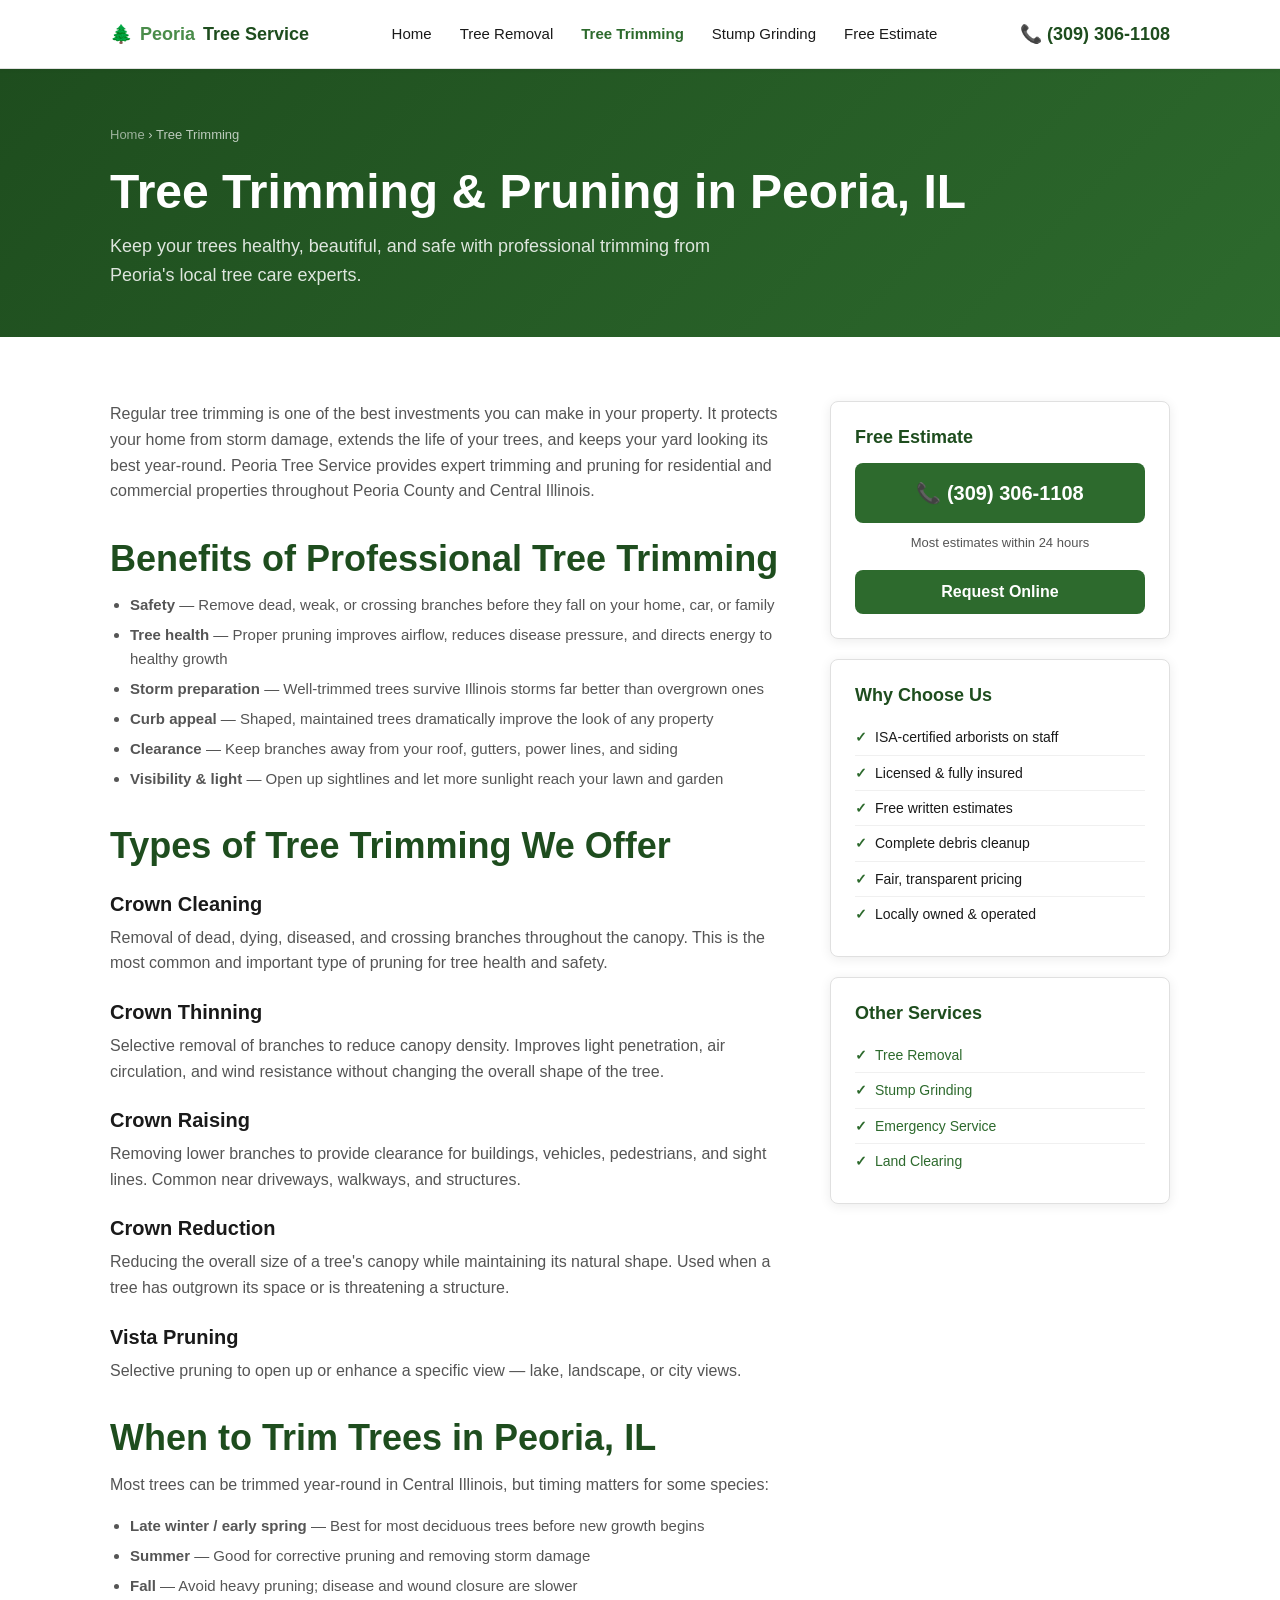
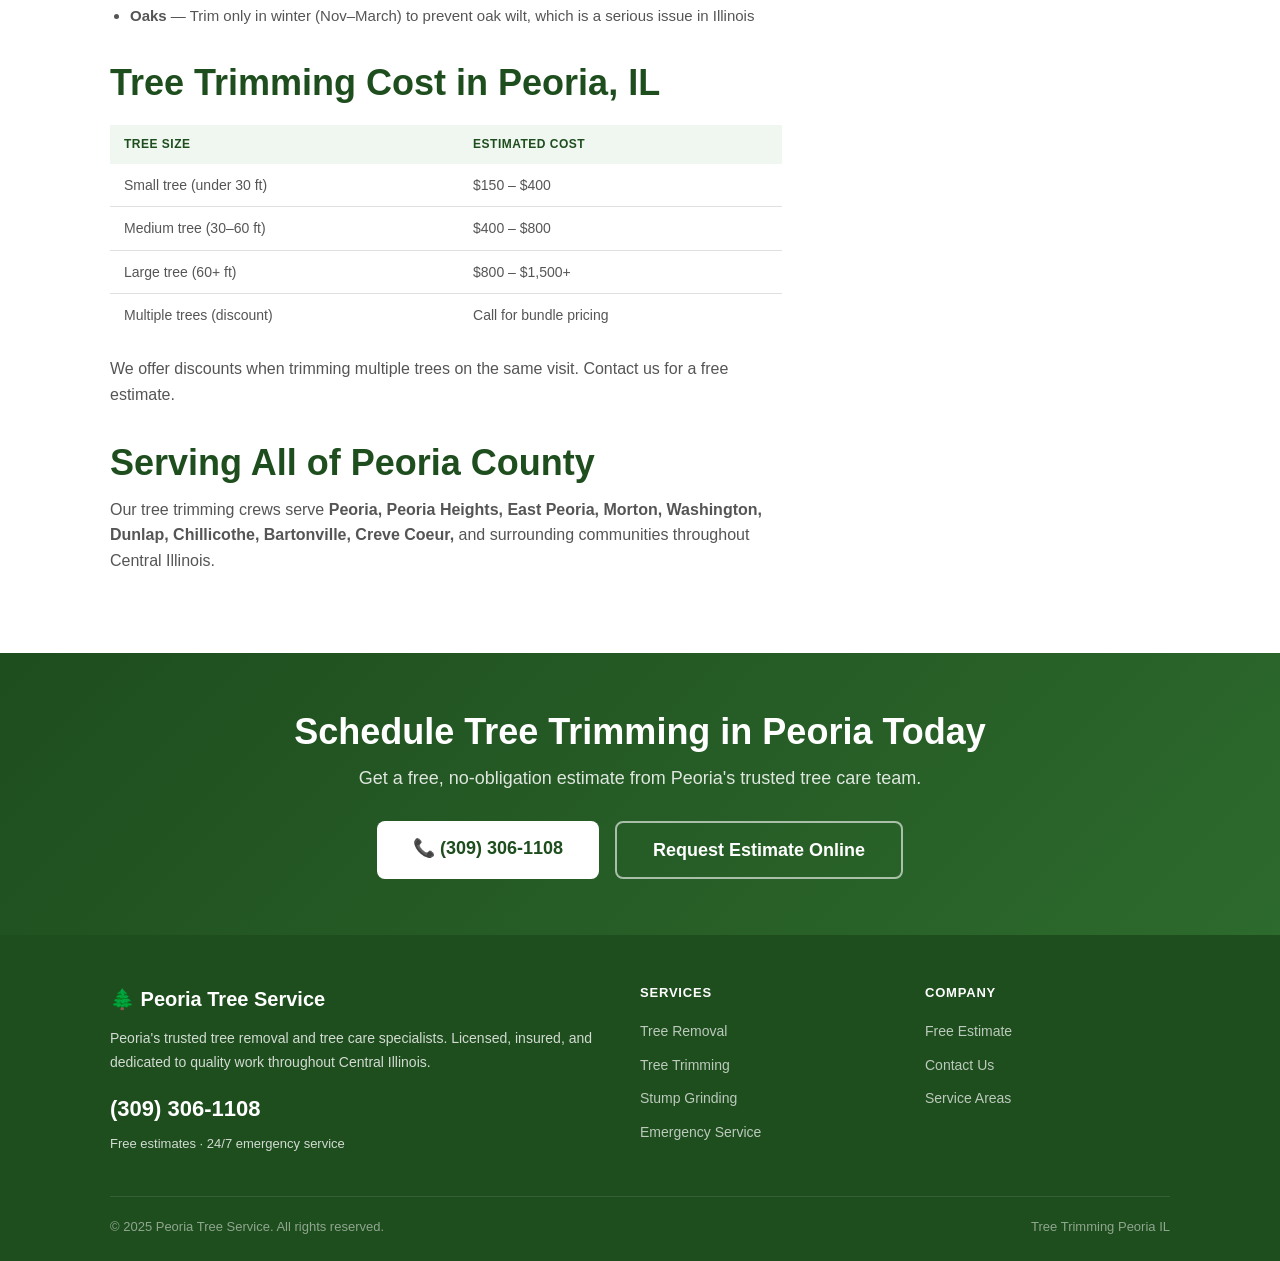
<file: tree-trimming.html>
<!DOCTYPE html>
<html lang="en">
<head>
  <meta charset="UTF-8">
  <meta name="viewport" content="width=device-width, initial-scale=1.0">
  <title>Tree Trimming in Peoria, IL | Pruning & Tree Care | (309) 306-1108</title>
  <meta name="description" content="Expert tree trimming and pruning in Peoria, IL. Improve tree health, safety, and curb appeal. Licensed & insured. Free estimates. Call (309) 306-1108.">
  <meta name="robots" content="index, follow">
  <link rel="canonical" href="https://www.peoriatreeservicespros.com/tree-trimming.html">

  <script type="application/ld+json">
  {
    "@context": "https://schema.org",
    "@type": "Service",
    "name": "Tree Trimming in Peoria IL",
    "description": "Professional tree trimming and pruning in Peoria, IL. Improves tree health, safety, and appearance.",
    "provider": {
      "@type": "LocalBusiness",
      "name": "Peoria Tree Service",
      "telephone": "+13093061108",
      "address": {
        "@type": "PostalAddress",
        "addressLocality": "Peoria",
        "addressRegion": "IL",
        "addressCountry": "US"
      }
    },
    "areaServed": "Peoria, IL"
  }
  </script>

  <link rel="stylesheet" href="css/style.css">
</head>
<body>

<nav class="site-nav">
  <div class="container">
    <div class="nav-inner">
      <a href="/" class="nav-logo">🌲 <span>Peoria</span> Tree Service</a>
      <ul class="nav-links">
        <li><a href="/">Home</a></li>
        <li><a href="tree-removal.html">Tree Removal</a></li>
        <li><a href="tree-trimming.html" class="active">Tree Trimming</a></li>
        <li><a href="stump-grinding.html">Stump Grinding</a></li>
        <li><a href="contact.html">Free Estimate</a></li>
      </ul>
      <a href="tel:+13093061108" class="nav-phone nav-cta">📞 (309) 306-1108</a>
      <button class="hamburger" id="hamburger" aria-label="Open menu" aria-expanded="false">
        <span></span><span></span><span></span>
      </button>
    </div>
  </div>
  <div class="mobile-menu" id="mobileMenu">
    <a href="/">Home</a>
    <a href="tree-removal.html">Tree Removal</a>
    <a href="tree-trimming.html">Tree Trimming</a>
    <a href="stump-grinding.html">Stump Grinding</a>
    <a href="contact.html">Free Estimate</a>
    <a href="tel:+13093061108" style="color: var(--green); font-weight: 700;">📞 (309) 306-1108</a>
  </div>
</nav>

<section class="page-hero">
  <div class="container">
    <div class="breadcrumb"><a href="/">Home</a> › Tree Trimming</div>
    <h1>Tree Trimming &amp; Pruning in Peoria, IL</h1>
    <p>Keep your trees healthy, beautiful, and safe with professional trimming from Peoria's local tree care experts.</p>
  </div>
</section>

<section class="section">
  <div class="container">
    <div class="content-grid">
      <div class="content-body">

        <p>Regular tree trimming is one of the best investments you can make in your property. It protects your home from storm damage, extends the life of your trees, and keeps your yard looking its best year-round. Peoria Tree Service provides expert trimming and pruning for residential and commercial properties throughout Peoria County and Central Illinois.</p>

        <h2>Benefits of Professional Tree Trimming</h2>
        <ul>
          <li><strong>Safety</strong> — Remove dead, weak, or crossing branches before they fall on your home, car, or family</li>
          <li><strong>Tree health</strong> — Proper pruning improves airflow, reduces disease pressure, and directs energy to healthy growth</li>
          <li><strong>Storm preparation</strong> — Well-trimmed trees survive Illinois storms far better than overgrown ones</li>
          <li><strong>Curb appeal</strong> — Shaped, maintained trees dramatically improve the look of any property</li>
          <li><strong>Clearance</strong> — Keep branches away from your roof, gutters, power lines, and siding</li>
          <li><strong>Visibility &amp; light</strong> — Open up sightlines and let more sunlight reach your lawn and garden</li>
        </ul>

        <h2>Types of Tree Trimming We Offer</h2>

        <h3>Crown Cleaning</h3>
        <p>Removal of dead, dying, diseased, and crossing branches throughout the canopy. This is the most common and important type of pruning for tree health and safety.</p>

        <h3>Crown Thinning</h3>
        <p>Selective removal of branches to reduce canopy density. Improves light penetration, air circulation, and wind resistance without changing the overall shape of the tree.</p>

        <h3>Crown Raising</h3>
        <p>Removing lower branches to provide clearance for buildings, vehicles, pedestrians, and sight lines. Common near driveways, walkways, and structures.</p>

        <h3>Crown Reduction</h3>
        <p>Reducing the overall size of a tree's canopy while maintaining its natural shape. Used when a tree has outgrown its space or is threatening a structure.</p>

        <h3>Vista Pruning</h3>
        <p>Selective pruning to open up or enhance a specific view — lake, landscape, or city views.</p>

        <h2>When to Trim Trees in Peoria, IL</h2>
        <p>Most trees can be trimmed year-round in Central Illinois, but timing matters for some species:</p>
        <ul>
          <li><strong>Late winter / early spring</strong> — Best for most deciduous trees before new growth begins</li>
          <li><strong>Summer</strong> — Good for corrective pruning and removing storm damage</li>
          <li><strong>Fall</strong> — Avoid heavy pruning; disease and wound closure are slower</li>
          <li><strong>Oaks</strong> — Trim only in winter (Nov–March) to prevent oak wilt, which is a serious issue in Illinois</li>
        </ul>

        <h2>Tree Trimming Cost in Peoria, IL</h2>
        <table class="price-table">
          <thead>
            <tr><th>Tree Size</th><th>Estimated Cost</th></tr>
          </thead>
          <tbody>
            <tr><td>Small tree (under 30 ft)</td><td>$150 – $400</td></tr>
            <tr><td>Medium tree (30–60 ft)</td><td>$400 – $800</td></tr>
            <tr><td>Large tree (60+ ft)</td><td>$800 – $1,500+</td></tr>
            <tr><td>Multiple trees (discount)</td><td>Call for bundle pricing</td></tr>
          </tbody>
        </table>
        <p>We offer discounts when trimming multiple trees on the same visit. Contact us for a free estimate.</p>

        <h2>Serving All of Peoria County</h2>
        <p>Our tree trimming crews serve <strong>Peoria, Peoria Heights, East Peoria, Morton, Washington, Dunlap, Chillicothe, Bartonville, Creve Coeur,</strong> and surrounding communities throughout Central Illinois.</p>

      </div>

      <div>
        <div class="sidebar-card">
          <h3>Free Estimate</h3>
          <a href="tel:+13093061108" class="big-phone-link">📞 (309) 306-1108</a>
          <p class="sidebar-note">Most estimates within 24 hours</p>
          <a href="contact.html" class="btn btn-primary" style="width:100%; text-align:center; display:block;">Request Online</a>
        </div>
        <div class="sidebar-card">
          <h3>Why Choose Us</h3>
          <ul class="checklist">
            <li>ISA-certified arborists on staff</li>
            <li>Licensed &amp; fully insured</li>
            <li>Free written estimates</li>
            <li>Complete debris cleanup</li>
            <li>Fair, transparent pricing</li>
            <li>Locally owned &amp; operated</li>
          </ul>
        </div>
        <div class="sidebar-card">
          <h3>Other Services</h3>
          <ul class="checklist">
            <li><a href="tree-removal.html">Tree Removal</a></li>
            <li><a href="stump-grinding.html">Stump Grinding</a></li>
            <li><a href="contact.html">Emergency Service</a></li>
            <li><a href="contact.html">Land Clearing</a></li>
          </ul>
        </div>
      </div>
    </div>
  </div>
</section>

<section class="cta-band">
  <div class="container">
    <h2>Schedule Tree Trimming in Peoria Today</h2>
    <p>Get a free, no-obligation estimate from Peoria's trusted tree care team.</p>
    <div class="cta-actions">
      <a href="tel:+13093061108" class="btn btn-white btn-lg">📞 (309) 306-1108</a>
      <a href="contact.html" class="btn btn-outline btn-lg" style="color:white; border-color:rgba(255,255,255,0.6);">Request Estimate Online</a>
    </div>
  </div>
</section>

<footer class="site-footer">
  <div class="container">
    <div class="footer-grid">
      <div>
        <div class="footer-brand">🌲 Peoria Tree Service</div>
        <p class="footer-desc">Peoria's trusted tree removal and tree care specialists. Licensed, insured, and dedicated to quality work throughout Central Illinois.</p>
        <a href="tel:+13093061108" class="footer-phone">(309) 306-1108</a>
        <span style="font-size:13px;">Free estimates · 24/7 emergency service</span>
      </div>
      <div>
        <div class="footer-h">Services</div>
        <ul class="footer-links">
          <li><a href="tree-removal.html">Tree Removal</a></li>
          <li><a href="tree-trimming.html">Tree Trimming</a></li>
          <li><a href="stump-grinding.html">Stump Grinding</a></li>
          <li><a href="contact.html">Emergency Service</a></li>
        </ul>
      </div>
      <div>
        <div class="footer-h">Company</div>
        <ul class="footer-links">
          <li><a href="contact.html">Free Estimate</a></li>
          <li><a href="contact.html">Contact Us</a></li>
          <li><a href="/">Service Areas</a></li>
        </ul>
      </div>
    </div>
    <div class="footer-bottom">
      <span>© 2025 Peoria Tree Service. All rights reserved.</span>
      <span>Tree Trimming Peoria IL</span>
    </div>
  </div>
</footer>

<script>
  const btn = document.getElementById('hamburger');
  const menu = document.getElementById('mobileMenu');
  btn.addEventListener('click', () => {
    const open = menu.classList.toggle('open');
    btn.setAttribute('aria-expanded', open);
  });
</script>
</body>
</html>
</file>
<file: css/style.css>
/* ============================================
   Peoria Tree Service — Main Stylesheet
   ============================================ */

:root {
  --green: #2d6a2d;
  --green-dark: #1e4d1e;
  --green-light: #4a8c4a;
  --green-bg: #f0f7f0;
  --accent: #f59e0b;
  --text: #1a1a1a;
  --text-muted: #555;
  --border: #e0e0e0;
  --white: #ffffff;
  --shadow: 0 2px 12px rgba(0,0,0,0.08);
  --radius: 8px;
}

* { box-sizing: border-box; margin: 0; padding: 0; }

html { scroll-behavior: smooth; }

body {
  font-family: -apple-system, BlinkMacSystemFont, 'Segoe UI', Roboto, sans-serif;
  color: var(--text);
  line-height: 1.6;
  font-size: 16px;
}

img { max-width: 100%; height: auto; display: block; }

a { color: var(--green); text-decoration: none; }
a:hover { text-decoration: underline; }

/* ---- UTILITY ---- */
.container { max-width: 1100px; margin: 0 auto; padding: 0 20px; }
.section { padding: 64px 0; }
.section-alt { background: var(--green-bg); }
.text-center { text-align: center; }

.btn {
  display: inline-block;
  padding: 14px 28px;
  border-radius: var(--radius);
  font-weight: 700;
  font-size: 16px;
  cursor: pointer;
  transition: transform 0.15s, box-shadow 0.15s;
  text-decoration: none;
  line-height: 1;
}
.btn:hover { transform: translateY(-2px); box-shadow: 0 4px 16px rgba(0,0,0,0.15); text-decoration: none; }
.btn-primary { background: var(--green); color: white; }
.btn-accent { background: var(--accent); color: white; }
.btn-outline { background: transparent; color: var(--green); border: 2px solid var(--green); }
.btn-lg { padding: 18px 36px; font-size: 18px; }

h1, h2, h3, h4 { line-height: 1.25; font-weight: 700; }
h1 { font-size: clamp(28px, 5vw, 48px); }
h2 { font-size: clamp(24px, 4vw, 36px); margin-bottom: 12px; }
h3 { font-size: 20px; margin-bottom: 8px; }

.section-label {
  display: inline-block;
  background: var(--green-bg);
  color: var(--green);
  font-size: 12px;
  font-weight: 700;
  letter-spacing: 1px;
  text-transform: uppercase;
  padding: 4px 12px;
  border-radius: 20px;
  margin-bottom: 12px;
}

/* ---- NAV ---- */
.site-nav {
  background: var(--white);
  border-bottom: 1px solid var(--border);
  position: sticky;
  top: 0;
  z-index: 100;
  box-shadow: 0 1px 4px rgba(0,0,0,0.06);
}
.nav-inner {
  display: flex;
  align-items: center;
  justify-content: space-between;
  height: 68px;
  gap: 20px;
}
.nav-logo {
  font-size: 18px;
  font-weight: 800;
  color: var(--green-dark);
  text-decoration: none;
  display: flex;
  align-items: center;
  gap: 8px;
  flex-shrink: 0;
}
.nav-logo span { color: var(--green-light); }
.nav-links { display: flex; gap: 28px; list-style: none; align-items: center; }
.nav-links a { font-size: 15px; font-weight: 500; color: var(--text); }
.nav-links a:hover { color: var(--green); text-decoration: none; }
.nav-links a.active { color: var(--green); font-weight: 700; }
.nav-cta { flex-shrink: 0; }
.nav-phone {
  font-weight: 800;
  font-size: 18px;
  color: var(--green-dark);
  text-decoration: none;
}
.nav-phone:hover { text-decoration: none; color: var(--green-light); }

.hamburger {
  display: none;
  background: none;
  border: none;
  cursor: pointer;
  padding: 4px;
  flex-direction: column;
  gap: 5px;
}
.hamburger span {
  display: block;
  width: 24px;
  height: 2px;
  background: var(--text);
  transition: all 0.2s;
}
.mobile-menu {
  display: none;
  background: white;
  border-top: 1px solid var(--border);
  padding: 16px 20px;
}
.mobile-menu.open { display: block; }
.mobile-menu a {
  display: block;
  padding: 10px 0;
  font-size: 16px;
  font-weight: 500;
  border-bottom: 1px solid #f0f0f0;
  color: var(--text);
}
.mobile-menu a:last-child { border-bottom: none; }

/* ---- HERO ---- */
.hero {
  background:
    linear-gradient(135deg, rgba(20,50,20,0.82) 0%, rgba(30,77,30,0.75) 50%, rgba(45,106,45,0.70) 100%),
    url('https://images.unsplash.com/photo-1542621334-a254cf47733d?w=1400&q=80') center center / cover no-repeat;
  color: white;
  padding: 80px 0 72px;
  position: relative;
  overflow: hidden;
}
.hero-inner {
  position: relative;
  display: grid;
  grid-template-columns: 1fr auto;
  gap: 48px;
  align-items: center;
}
.hero-badge {
  display: inline-flex;
  align-items: center;
  gap: 6px;
  background: rgba(255,255,255,0.15);
  border: 1px solid rgba(255,255,255,0.25);
  color: white;
  font-size: 13px;
  font-weight: 600;
  padding: 5px 14px;
  border-radius: 20px;
  margin-bottom: 16px;
}
.hero h1 { color: white; margin-bottom: 16px; }
.hero-sub {
  font-size: 18px;
  opacity: 0.9;
  margin-bottom: 28px;
  max-width: 520px;
}
.hero-actions { display: flex; gap: 12px; flex-wrap: wrap; align-items: center; }
.hero-trust {
  display: flex;
  gap: 20px;
  margin-top: 28px;
  flex-wrap: wrap;
}
.trust-item {
  display: flex;
  align-items: center;
  gap: 6px;
  font-size: 14px;
  opacity: 0.85;
}
.trust-item svg { flex-shrink: 0; }

.hero-card {
  background: white;
  border-radius: 12px;
  padding: 28px 24px;
  box-shadow: 0 8px 32px rgba(0,0,0,0.2);
  min-width: 240px;
  text-align: center;
  color: var(--text);
  flex-shrink: 0;
}
.hero-card .card-icon { font-size: 36px; margin-bottom: 8px; }
.hero-card h3 { font-size: 15px; color: var(--text-muted); font-weight: 600; margin-bottom: 4px; }
.hero-card .big-phone {
  font-size: 22px;
  font-weight: 800;
  color: var(--green-dark);
  text-decoration: none;
  display: block;
  margin-bottom: 12px;
}
.hero-card .card-note { font-size: 12px; color: var(--text-muted); }

/* ---- SERVICES GRID ---- */
.services-grid { display: grid; grid-template-columns: repeat(3, 1fr); gap: 24px; margin-top: 40px; }
.service-card {
  background: white;
  border-radius: var(--radius);
  padding: 28px 24px;
  box-shadow: var(--shadow);
  border: 1px solid var(--border);
  transition: transform 0.15s, box-shadow 0.15s;
  text-decoration: none;
  color: var(--text);
  display: block;
}
.service-card:hover { transform: translateY(-3px); box-shadow: 0 6px 24px rgba(0,0,0,0.12); text-decoration: none; color: var(--text); }
.service-icon { font-size: 40px; margin-bottom: 14px; }
.service-card h3 { color: var(--green-dark); margin-bottom: 8px; }
.service-card p { font-size: 14px; color: var(--text-muted); margin-bottom: 14px; }
.service-link { font-size: 14px; font-weight: 700; color: var(--green); }

/* ---- WHY US ---- */
.why-grid { display: grid; grid-template-columns: repeat(2, 1fr); gap: 24px; margin-top: 40px; }
.why-item { display: flex; gap: 16px; align-items: flex-start; }
.why-icon {
  background: var(--green-bg);
  color: var(--green);
  width: 48px; height: 48px;
  border-radius: 50%;
  display: flex; align-items: center; justify-content: center;
  font-size: 22px;
  flex-shrink: 0;
}
.why-item h3 { font-size: 16px; margin-bottom: 4px; }
.why-item p { font-size: 14px; color: var(--text-muted); }

/* ---- REVIEWS ---- */
.reviews-grid { display: grid; grid-template-columns: repeat(3, 1fr); gap: 20px; margin-top: 40px; }
.review-card {
  background: white;
  border-radius: var(--radius);
  padding: 22px;
  box-shadow: var(--shadow);
  border: 1px solid var(--border);
}
.stars { color: #f59e0b; font-size: 18px; margin-bottom: 10px; letter-spacing: 2px; }
.review-text { font-size: 14px; color: var(--text-muted); margin-bottom: 14px; font-style: italic; }
.reviewer { font-size: 13px; font-weight: 700; }
.reviewer-loc { font-size: 12px; color: var(--text-muted); }

/* ---- SERVICE AREAS ---- */
.areas-list {
  display: flex;
  flex-wrap: wrap;
  gap: 10px;
  margin-top: 24px;
  justify-content: center;
}
.area-tag {
  background: white;
  border: 1px solid var(--border);
  border-radius: 20px;
  padding: 6px 16px;
  font-size: 14px;
  font-weight: 500;
}

/* ---- CTA BAND ---- */
.cta-band {
  background: linear-gradient(135deg, var(--green-dark), var(--green));
  color: white;
  padding: 56px 0;
  text-align: center;
}
.cta-band h2 { color: white; margin-bottom: 10px; }
.cta-band p { opacity: 0.85; font-size: 18px; margin-bottom: 28px; }
.cta-actions { display: flex; gap: 16px; justify-content: center; flex-wrap: wrap; }
.btn-white { background: white; color: var(--green-dark); }
.btn-white:hover { background: #f9f9f9; }

/* ---- FOOTER ---- */
.site-footer {
  background: var(--green-dark);
  color: rgba(255,255,255,0.8);
  padding: 48px 0 24px;
}
.footer-grid { display: grid; grid-template-columns: 2fr 1fr 1fr; gap: 40px; margin-bottom: 40px; }
.footer-brand { font-size: 20px; font-weight: 800; color: white; margin-bottom: 12px; }
.footer-desc { font-size: 14px; line-height: 1.7; margin-bottom: 16px; }
.footer-phone { font-size: 22px; font-weight: 800; color: white; text-decoration: none; display: block; margin-bottom: 4px; }
.footer-phone:hover { color: var(--accent); text-decoration: none; }
.footer-h { font-size: 13px; font-weight: 700; text-transform: uppercase; letter-spacing: 0.8px; color: white; margin-bottom: 14px; }
.footer-links { list-style: none; }
.footer-links li { margin-bottom: 8px; }
.footer-links a { font-size: 14px; color: rgba(255,255,255,0.7); }
.footer-links a:hover { color: white; text-decoration: none; }
.footer-bottom {
  border-top: 1px solid rgba(255,255,255,0.1);
  padding-top: 20px;
  display: flex;
  justify-content: space-between;
  font-size: 13px;
  color: rgba(255,255,255,0.5);
  flex-wrap: wrap;
  gap: 8px;
}

/* ---- PAGE HERO (inner pages) ---- */
.page-hero {
  background: linear-gradient(135deg, var(--green-dark), var(--green));
  color: white;
  padding: 56px 0 48px;
}
.page-hero h1 { color: white; margin-bottom: 10px; }
.page-hero p { opacity: 0.85; font-size: 18px; max-width: 600px; }
.breadcrumb { font-size: 13px; margin-bottom: 16px; opacity: 0.7; }
.breadcrumb a { color: rgba(255,255,255,0.8); }
.breadcrumb a:hover { color: white; text-decoration: none; }

/* ---- CONTENT PAGE ---- */
.content-grid { display: grid; grid-template-columns: 1fr 340px; gap: 48px; align-items: start; }
.content-body h2 { margin: 32px 0 12px; color: var(--green-dark); }
.content-body h3 { margin: 24px 0 8px; }
.content-body p { margin-bottom: 16px; color: var(--text-muted); }
.content-body ul { margin: 0 0 16px 20px; }
.content-body ul li { margin-bottom: 6px; color: var(--text-muted); font-size: 15px; }

.sidebar-card {
  background: white;
  border-radius: var(--radius);
  padding: 24px;
  box-shadow: var(--shadow);
  border: 1px solid var(--border);
  margin-bottom: 20px;
  position: sticky;
  top: 88px;
}
.sidebar-card h3 { color: var(--green-dark); margin-bottom: 14px; font-size: 18px; }
.sidebar-card .big-phone-link {
  display: block;
  background: var(--green);
  color: white;
  text-align: center;
  padding: 14px;
  border-radius: var(--radius);
  font-size: 20px;
  font-weight: 800;
  text-decoration: none;
  margin-bottom: 10px;
}
.sidebar-card .big-phone-link:hover { background: var(--green-dark); text-decoration: none; }
.sidebar-card .sidebar-note { font-size: 13px; color: var(--text-muted); text-align: center; margin-bottom: 16px; }
.checklist { list-style: none; }
.checklist li { padding: 6px 0; font-size: 14px; display: flex; gap: 8px; align-items: flex-start; border-bottom: 1px solid #f0f0f0; }
.checklist li:last-child { border-bottom: none; }
.checklist li::before { content: '✓'; color: var(--green); font-weight: 700; flex-shrink: 0; }

.price-table { width: 100%; border-collapse: collapse; margin: 20px 0; font-size: 14px; }
.price-table th { background: var(--green-bg); padding: 10px 14px; text-align: left; font-size: 12px; text-transform: uppercase; letter-spacing: 0.5px; color: var(--green-dark); }
.price-table td { padding: 10px 14px; border-bottom: 1px solid var(--border); color: var(--text-muted); }
.price-table tr:last-child td { border-bottom: none; }

/* ---- CONTACT FORM ---- */
.contact-grid { display: grid; grid-template-columns: 1fr 1fr; gap: 48px; align-items: start; }
.form-group { margin-bottom: 18px; }
.form-group label { display: block; font-size: 14px; font-weight: 600; margin-bottom: 6px; }
.form-group input,
.form-group select,
.form-group textarea {
  width: 100%;
  padding: 12px 14px;
  border: 1px solid var(--border);
  border-radius: var(--radius);
  font-size: 15px;
  font-family: inherit;
  transition: border-color 0.15s;
  background: white;
}
.form-group input:focus,
.form-group select:focus,
.form-group textarea:focus {
  outline: none;
  border-color: var(--green);
  box-shadow: 0 0 0 3px rgba(45,106,45,0.1);
}
.form-group textarea { resize: vertical; min-height: 110px; }

/* ---- RESPONSIVE ---- */
@media (max-width: 768px) {
  .nav-links, .nav-cta { display: none; }
  .hamburger { display: flex; }
  .hero-inner { grid-template-columns: 1fr; }
  .hero-card { display: none; }
  .services-grid { grid-template-columns: 1fr; }
  .why-grid { grid-template-columns: 1fr; }
  .reviews-grid { grid-template-columns: 1fr; }
  .footer-grid { grid-template-columns: 1fr; gap: 24px; }
  .content-grid { grid-template-columns: 1fr; }
  .about-grid { grid-template-columns: 1fr !important; }
  .stats-grid { grid-template-columns: 1fr 1fr !important; }
  .contact-grid { grid-template-columns: 1fr; }
  .sidebar-card { position: static; }
  .section { padding: 48px 0; }
  .hero { padding: 56px 0; }
}

@media (max-width: 480px) {
  .hero-actions { flex-direction: column; }
  .btn-lg { width: 100%; text-align: center; }
  .cta-actions { flex-direction: column; align-items: center; }
}
</file>
